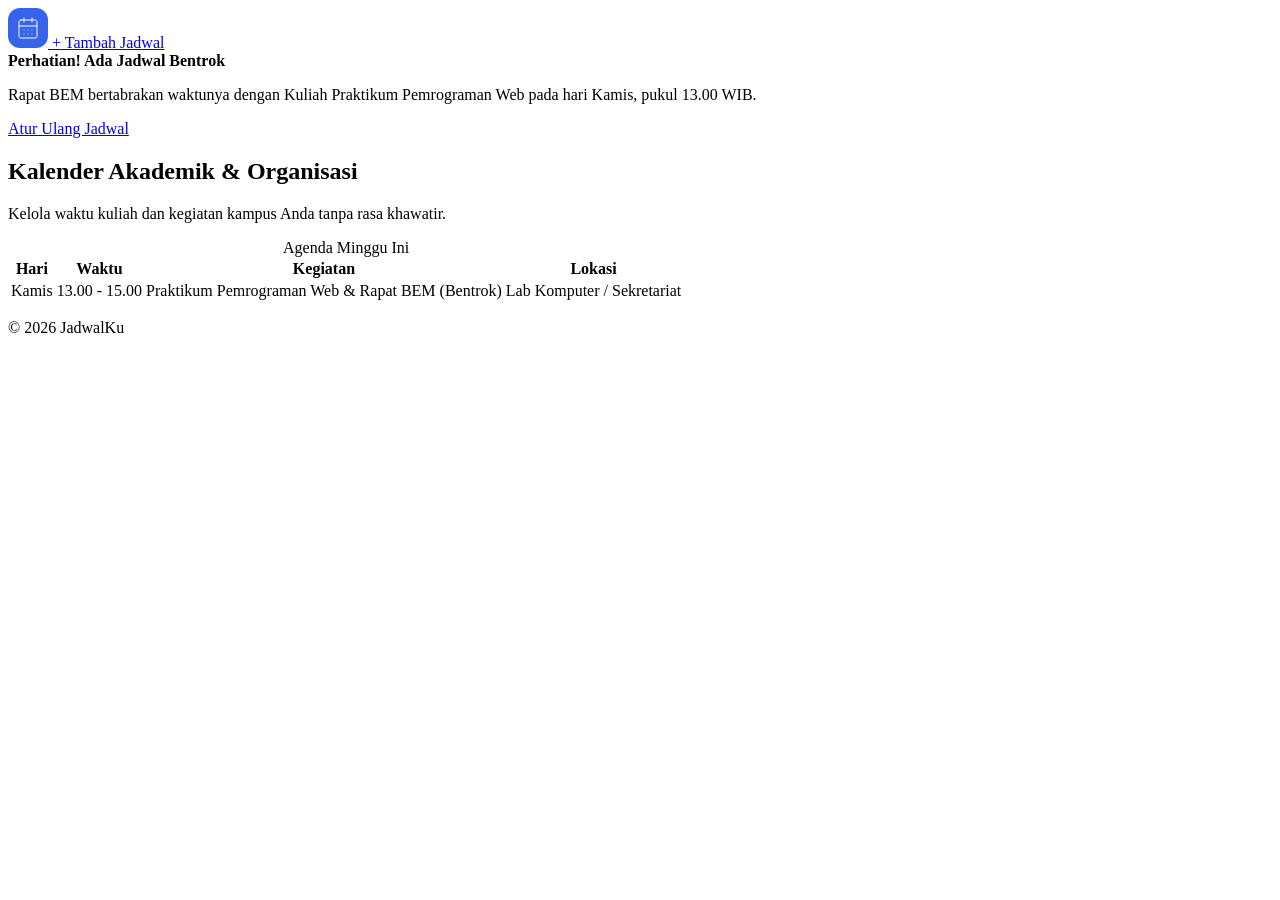
<file: dashboard-conflict.html>
<!DOCTYPE html>
<html lang="id">
<head>
    <meta charset="UTF-8">
    <title>Dashboard - Peringatan Konflik - JadwalKu</title>
</head>
<body>
    <header>
        <nav>
            <a href="dashboard.html">
                <img src="./assets/images/Brand-mark.svg" alt="Logo JadwalKu">
            </a>
            <a href="form-stepper.html">+ Tambah Jadwal</a>
        </nav>
    </header>

    <main>
        <aside role="region" aria-label="Peringatan Bentrok">
            <div>
                <strong>Perhatian! Ada Jadwal Bentrok</strong>
                <p>Rapat BEM bertabrakan waktunya dengan Kuliah Praktikum Pemrograman Web pada hari Kamis, pukul 13.00 WIB.</p>
                <a href="form-stepper.html">Atur Ulang Jadwal</a>
            </div>
        </aside>

        <section>
            <h1>Kalender Akademik & Organisasi</h1>
            <p>Kelola waktu kuliah dan kegiatan kampus Anda tanpa rasa khawatir.</p>
            
            <table>
                <caption>Agenda Minggu Ini</caption>
                <thead>
                    <tr>
                        <th scope="col">Hari</th>
                        <th scope="col">Waktu</th>
                        <th scope="col">Kegiatan</th>
                        <th scope="col">Lokasi</th>
                    </tr>
                </thead>
                <tbody>
                    <tr>
                        <td>Kamis</td>
                        <td>13.00 - 15.00</td>
                        <td>Praktikum Pemrograman Web & Rapat BEM (Bentrok)</td>
                        <td>Lab Komputer / Sekretariat</td>
                    </tr>
                </tbody>
            </table>
        </section>
    </main>

    <footer>
        <p>&copy; 2026 JadwalKu</p>
    </footer>
</body>
</html>
</file>
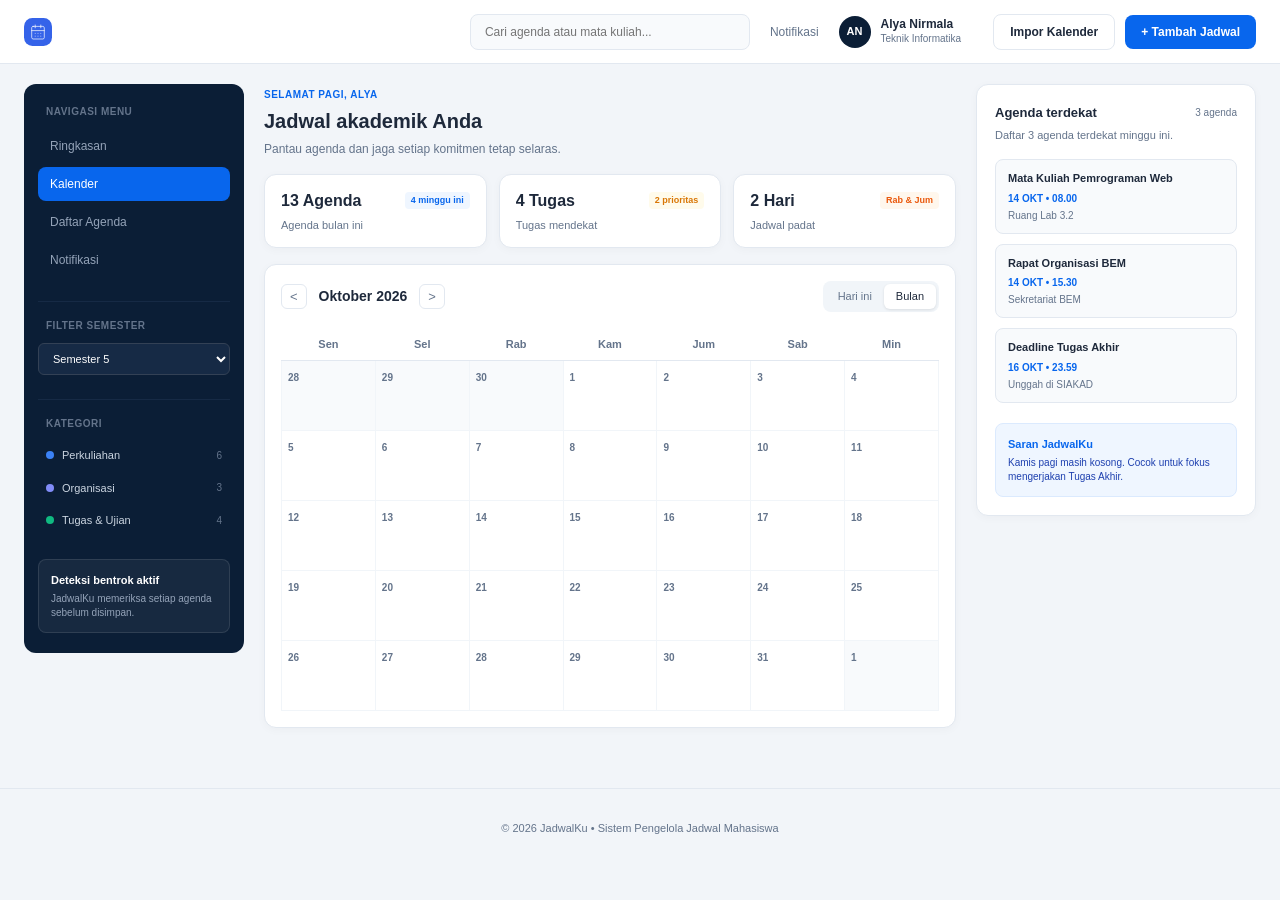
<file: dashboard.html>
<!DOCTYPE html>
<html lang="id">
<head>
    <meta charset="UTF-8">
    <meta name="viewport" content="width=device-width, initial-scale=1.0"> 
    <title>Dashboard Utama - JadwalKu</title>
    <link rel="stylesheet" href="assets/css/style.css">
</head>
<body>
    <header>
        <nav>
            <a href="dashboard.html" class="brand">
                <img src="./assets/images/Brand-mark.svg" alt="Logo JadwalKu">
            </a>
            <div class="header-center">
                <form action="#" method="get" class="search-form">
                    <label for="search-agenda" hidden>Cari agenda</label>
                    <input type="search" id="search-agenda" name="q" placeholder="Cari agenda atau mata kuliah...">
                </form>
                <a href="#notifikasi" class="nav-link">Notifikasi</a>
                <div class="user-profile">
                    <div class="avatar">AN</div>
                    <div class="user-info">
                        <span>Alya Nirmala</span>
                        <small>Teknik Informatika</small>
                    </div>
                </div>
            </div>
            <div class="header-actions">
                <a href="#impor" class="btn-secondary">Impor Kalender</a>
                <a href="form-stepper.html" class="btn-primary">+ Tambah Jadwal</a>
            </div>
        </nav>
    </header>

    <main>
        <!-- SIDEBAR -->
        <nav aria-label="Menu Navigasi Samping" class="sidebar">
            <h2>NAVIGASI MENU</h2>
            <ul>
                <li><a href="dashboard.html">Ringkasan</a></li>
                <li><a href="dashboard.html" aria-current="page">Kalender</a></li>
                <li><a href="#daftar-agenda">Daftar Agenda</a></li>
                <li><a href="#notifikasi">Notifikasi</a></li>
            </ul>

            <section class="sidebar-section">
                <h2>FILTER SEMESTER</h2>
                <label for="semester" hidden>Pilih Semester</label>
                <select id="semester" name="semester">
                    <option value="5" selected>Semester 5</option>
                    <option value="6">Semester 6</option>
                </select>
            </section>

            <section class="sidebar-section">
                <h2>KATEGORI</h2>
                <ul class="category-list">
                    <li><span class="dot dot-blue"></span> Perkuliahan <span class="badge">6</span></li>
                    <li><span class="dot dot-navy"></span> Organisasi <span class="badge">3</span></li>
                    <li><span class="dot dot-green"></span> Tugas & Ujian <span class="badge">4</span></li>
                </ul>
            </section>

            <div class="sidebar-card">
                <h3>Deteksi bentrok aktif</h3>
                <p>JadwalKu memeriksa setiap agenda sebelum disimpan.</p>
            </div>
        </nav>

        <!-- KONTEN UTAMA -->
        <section class="content-area">
            <div class="page-header">
                <span class="greeting">SELAMAT PAGI, ALYA</span>
                <h1>Jadwal akademik Anda</h1>
                <p>Pantau agenda dan jaga setiap komitmen tetap selaras.</p>
            </div>

            <!-- STATISTIK -->
            <div class="stats-grid">
                <article class="stat-card">
                    <div class="stat-header">
                        <h3>13 Agenda</h3>
                        <span class="tag">4 minggu ini</span>
                    </div>
                    <p>Agenda bulan ini</p>
                </article>

                <article class="stat-card">
                    <div class="stat-header">
                        <h3>4 Tugas</h3>
                        <span class="tag tag-warning">2 prioritas</span>
                    </div>
                    <p>Tugas mendekat</p>
                </article>

                <article class="stat-card">
                    <div class="stat-header">
                        <h3>2 Hari</h3>
                        <span class="tag tag-orange">Rab & Jum</span>
                    </div>
                    <p>Jadwal padat</p>
                </article>
            </div>

            <!-- KALENDER -->
            <section class="calendar-card">
                <div class="calendar-header">
                    <div class="calendar-nav">
                        <button class="nav-arrow">&lt;</button>
                        <h2>Oktober 2026</h2>
                        <button class="nav-arrow">&gt;</button>
                    </div>
                    <div class="calendar-views">
                        <a href="#hari-ini" class="btn-tab">Hari ini</a>
                        <a href="#bulan" class="btn-tab active">Bulan</a>
                    </div>
                </div>

                <table>
                    <caption>Tabel Kalender Bulanan Oktober 2026</caption>
                    <thead>
                        <tr>
                            <th scope="col">Sen</th>
                            <th scope="col">Sel</th>
                            <th scope="col">Rab</th>
                            <th scope="col">Kam</th>
                            <th scope="col">Jum</th>
                            <th scope="col">Sab</th>
                            <th scope="col">Min</th>
                        </tr>
                    </thead>
                    <tbody id="calendar-body"></tbody>
                </table>
            </section>
        </section>

        <!-- PANEL AGENDA TERDEKAT -->
        <aside class="agenda-panel">
            <div class="panel-header">
                <h2>Agenda terdekat</h2>
                <span class="agenda-count">3 agenda</span>
            </div>
            <p>Daftar 3 agenda terdekat minggu ini.</p>

            <article class="agenda-item">
                <h3>Mata Kuliah Pemrograman Web</h3>
                <p class="agenda-meta"><time datetime="2026-10-14T08:00">14 OKT • 08.00</time></p>
                <p class="agenda-location">Ruang Lab 3.2</p>
            </article>

            <article class="agenda-item">
                <h3>Rapat Organisasi BEM</h3>
                <p class="agenda-meta"><time datetime="2026-10-14T15:30">14 OKT • 15.30</time></p>
                <p class="agenda-location">Sekretariat BEM</p>
            </article>

            <article class="agenda-item">
                <h3>Deadline Tugas Akhir</h3>
                <p class="agenda-meta"><time datetime="2026-10-16T23:59">16 OKT • 23.59</time></p>
                <p class="agenda-location">Unggah di SIAKAD</p>
            </article>

            <div class="recommendation-card">
                <h4>Saran JadwalKu</h4>
                <p>Kamis pagi masih kosong. Cocok untuk fokus mengerjakan Tugas Akhir.</p>
            </div>
        </aside>
    </main>

    <footer>
        <p>&copy; 2026 JadwalKu • Sistem Pengelola Jadwal Mahasiswa</p>
    </footer>

    <script>
        const tahun = 2026;
        const bulan = 9; // Oktober (Januari = 0)
        const kalender = document.getElementById("calendar-body");
        
        const awal = new Date(tahun, bulan, 1);
        const jumlahHari = new Date(tahun, bulan + 1, 0).getDate();
        const offset = (awal.getDay() + 6) % 7;
        
        let tanggal = 1 - offset;
        
        for (let minggu = 0; minggu < 5; minggu++) {
            const baris = document.createElement("tr");
        
            for (let hari = 0; hari < 7; hari++, tanggal++) {
                const sel = document.createElement("td");
                const tgl = new Date(tahun, bulan, tanggal);
        
                sel.innerHTML = `<time datetime="${tgl.getFullYear()}-${String(tgl.getMonth()+1).padStart(2,"0")}-${String(tgl.getDate()).padStart(2,"0")}">${tgl.getDate()}</time>`;
        
                if (tgl.getMonth() !== bulan) {
                    sel.style.color = "#a0aec0";
                    sel.style.background = "#f8fafc";
                }
        
                baris.appendChild(sel);
            }
        
            kalender.appendChild(baris);
        }
    </script>
</body>
</html>
</file>
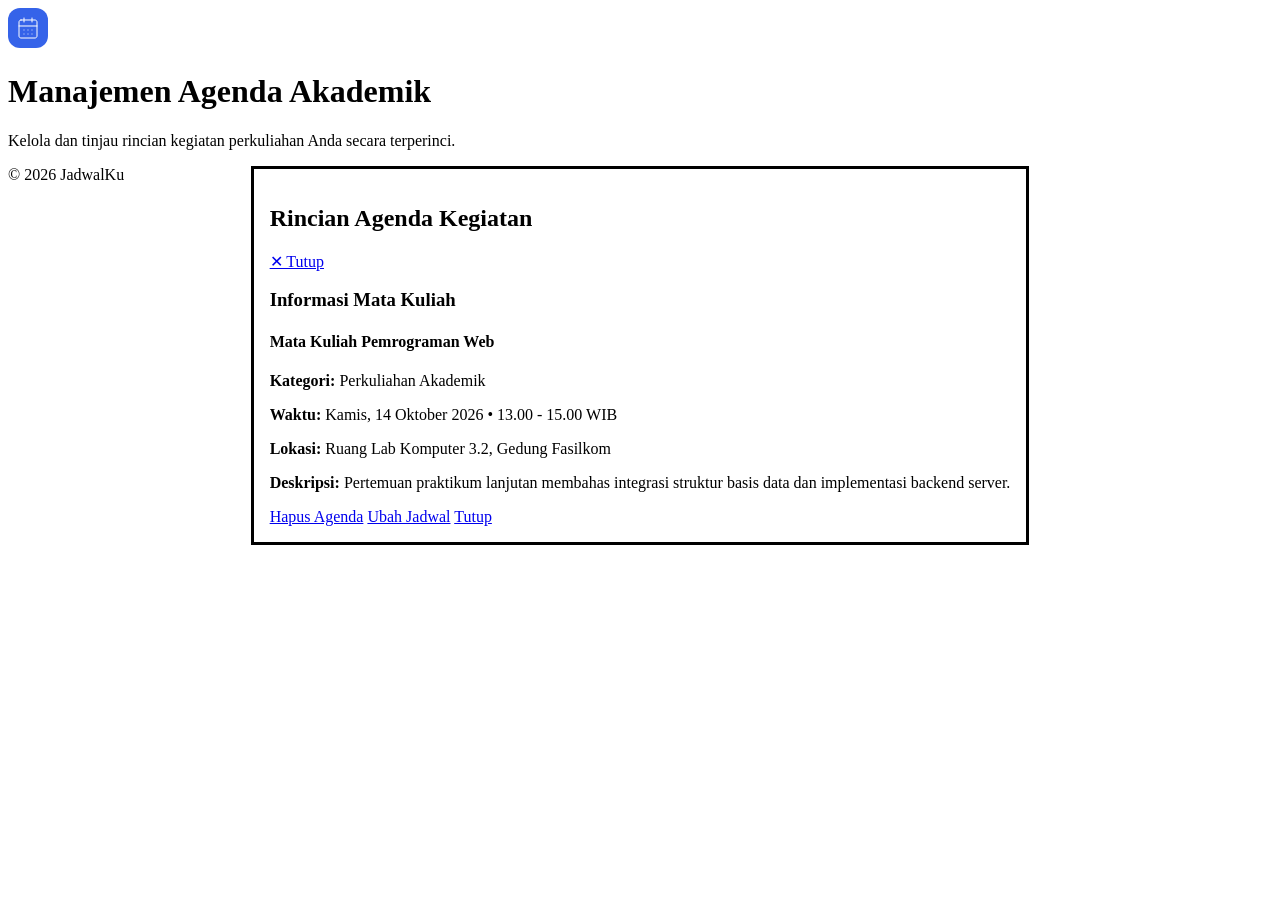
<file: detail-agenda.html>
<!DOCTYPE html>
<html lang="id">
<head>
    <meta charset="UTF-8">
    <title>Detail Agenda - JadwalKu</title>
</head>
<body>
    <header>
        <nav>
            <a href="dashboard.html">
                <img src="./assets/images/Brand-mark.svg" alt="Logo JadwalKu">
            </a>
        </nav>
    </header>

    <main>
        <h1>Manajemen Agenda Akademik</h1>
        <p>Kelola dan tinjau rincian kegiatan perkuliahan Anda secara terperinci.</p>

        <dialog open aria-labelledby="modal-title">
            <div>
                <header>
                    <h2 id="modal-title">Rincian Agenda Kegiatan</h2>
                    <a href="dashboard.html" aria-label="Tutup Modal">✕ Tutup</a>
                </header>

                <section>
                    <h3>Informasi Mata Kuliah</h3>
                    <article>
                        <h4>Mata Kuliah Pemrograman Web</h4>
                        <p><strong>Kategori:</strong> Perkuliahan Akademik</p>
                        <p><strong>Waktu:</strong> Kamis, 14 Oktober 2026 • 13.00 - 15.00 WIB</p>
                        <p><strong>Lokasi:</strong> Ruang Lab Komputer 3.2, Gedung Fasilkom</p>
                        <p><strong>Deskripsi:</strong> Pertemuan praktikum lanjutan membahas integrasi struktur basis data dan implementasi backend server.</p>
                    </article>
                </section>

                <footer>
                    <a href="dashboard.html">Hapus Agenda</a>
                    <a href="form-stepper.html">Ubah Jadwal</a>
                    <a href="dashboard.html">Tutup</a>
                </footer>
            </div>
        </dialog>
    </main>

    <footer>
        <p>&copy; 2026 JadwalKu</p>
    </footer>
</body>
</html>
</file>
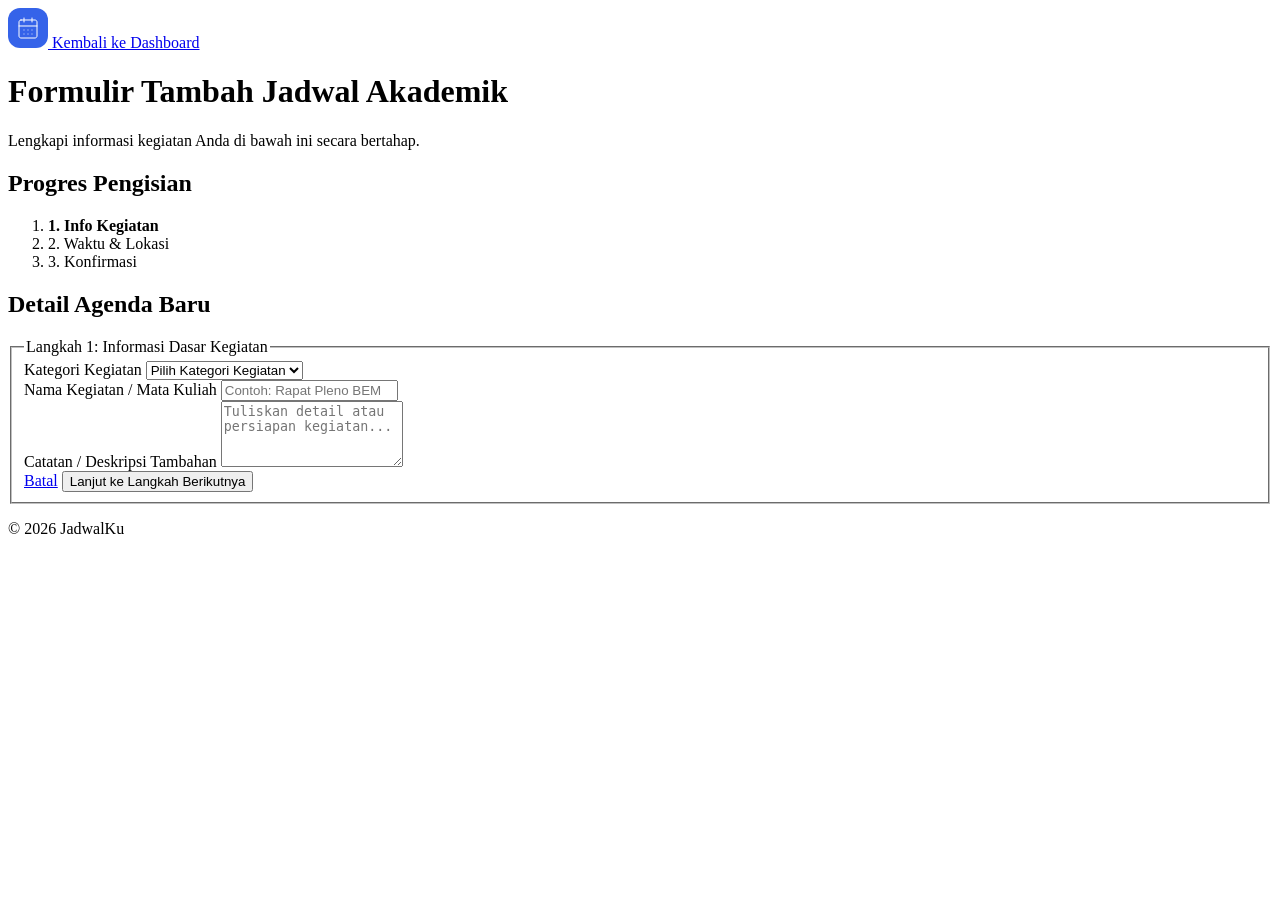
<file: form-stepper.html>
<!DOCTYPE html>
<html lang="id">
<head>
    <meta charset="UTF-8">
    <title>Tambah Jadwal Baru - JadwalKu</title>
</head>
<body>
    <header>
        <nav>
            <a href="dashboard.html">
                <img src="./assets/images/Brand-mark.svg" alt="Logo JadwalKu">
            </a>
            <a href="dashboard.html">Kembali ke Dashboard</a>
        </nav>
    </header>

    <main>
        <h1>Formulir Tambah Jadwal Akademik</h1>
        <p>Lengkapi informasi kegiatan Anda di bawah ini secara bertahap.</p>

        <section>
            <h2>Progres Pengisian</h2>
            <nav aria-label="Progres Pengisian Form">
                <ol>
                    <li><strong>1. Info Kegiatan</strong></li>
                    <li>2. Waktu & Lokasi</li>
                    <li>3. Konfirmasi</li>
                </ol>
            </nav>
        </section>

        <section>
            <h2>Detail Agenda Baru</h2>
            <form action="success.html" method="post">
                <fieldset>
                    <legend>Langkah 1: Informasi Dasar Kegiatan</legend>
                    
                    <div>
                        <label for="kategori">Kategori Kegiatan</label>
                        <select id="kategori" name="kategori" required>
                            <option value="" disabled selected>Pilih Kategori Kegiatan</option>
                            <option value="kuliah">Perkuliahan</option>
                            <option value="tugas">Tugas & Ujian</option>
                            <option value="organisasi">Organisasi Kampus</option>
                        </select>
                    </div>

                    <div>
                        <label for="nama-kegiatan">Nama Kegiatan / Mata Kuliah</label>
                        <input type="text" id="nama-kegiatan" name="nama_kegiatan" placeholder="Contoh: Rapat Pleno BEM" required>
                    </div>

                    <div>
                        <label for="deskripsi">Catatan / Deskripsi Tambahan</label>
                        <textarea id="deskripsi" name="deskripsi" rows="4" placeholder="Tuliskan detail atau persiapan kegiatan..."></textarea>
                    </div>

                    <div>
                        <a href="dashboard.html">Batal</a>
                        <button type="submit">Lanjut ke Langkah Berikutnya</button>
                    </div>
                </fieldset>
            </form>
        </section>
    </main>

    <footer>
        <p>&copy; 2026 JadwalKu</p>
    </footer>
</body>
</html>
</file>
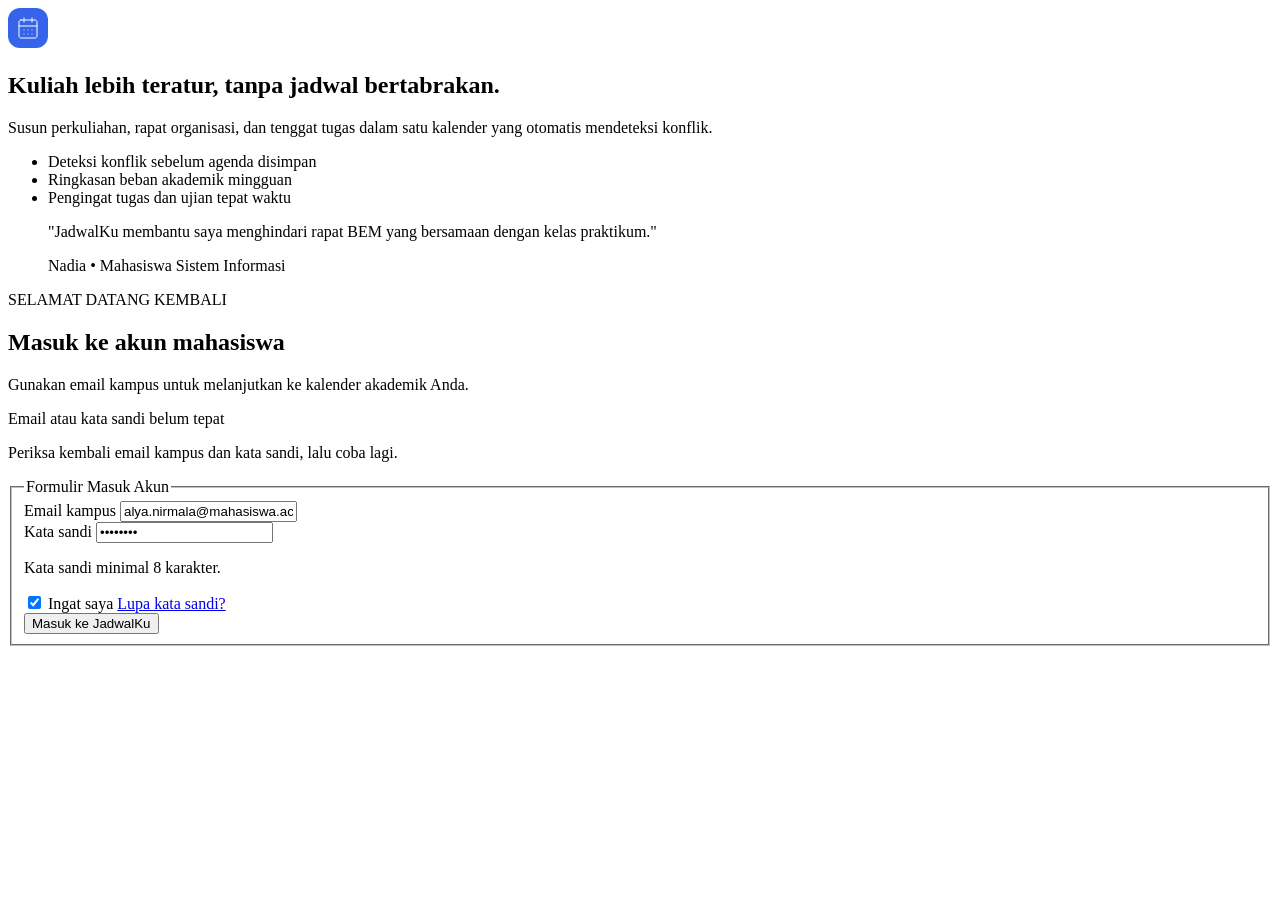
<file: login.html>
<!DOCTYPE html>
<html lang="id">
<head>
    <meta charset="UTF-8">
    <title>Masuk ke Akun Mahasiswa - JadwalKu</title>
</head>
<body>
    <header>
        <nav>
            <a href="index.html">
                <img src="./assets/images/Brand-mark.svg" alt="Logo JadwalKu">
            </a>
        </nav>
    </header>

    <main>
        <section>
            <div>
                <h2>Kuliah lebih teratur, tanpa jadwal bertabrakan.</h2>
                <p>Susun perkuliahan, rapat organisasi, dan tenggat tugas dalam satu kalender yang otomatis mendeteksi konflik.</p>
                <ul>
                    <li>Deteksi konflik sebelum agenda disimpan</li>
                    <li>Ringkasan beban akademik mingguan</li>
                    <li>Pengingat tugas dan ujian tepat waktu</li>
                </ul>
                <blockquote>
                    <p>"JadwalKu membantu saya menghindari rapat BEM yang bersamaan dengan kelas praktikum."</p>
                    <footer>Nadia • Mahasiswa Sistem Informasi</footer>
                </blockquote>
            </div>

            <div>
                <div>
                    <p>SELAMAT DATANG KEMBALI</p>
                    <h1>Masuk ke akun mahasiswa</h1>
                    <p>Gunakan email kampus untuk melanjutkan ke kalender akademik Anda.</p>
                </div>

                <div role="alert">
                    <p>Email atau kata sandi belum tepat</p>
                    <p>Periksa kembali email kampus dan kata sandi, lalu coba lagi.</p>
                </div>

                <form action="dashboard.html" method="get">
                    <fieldset>
                        <legend>Formulir Masuk Akun</legend>
                        
                        <div>
                            <label for="email">Email kampus</label>
                            <input type="email" id="email" name="email" value="alya.nirmala@mahasiswa.ac.id" required>
                        </div>

                        <div>
                            <label for="password">Kata sandi</label>
                            <input type="password" id="password" name="password" value="********" required>
                            <p>Kata sandi minimal 8 karakter.</p>
                        </div>

                        <div>
                            <label>
                                <input type="checkbox" name="remember" checked> Ingat saya
                            </label>
                            <a href="#lupa-sandi">Lupa kata sandi?</a>
                        </div>

                        <button type="submit">Masuk ke JadwalKu</button>
                    </fieldset>
                </form>
            </div>
        </section>
    </main>
</body>
</html>
</file>
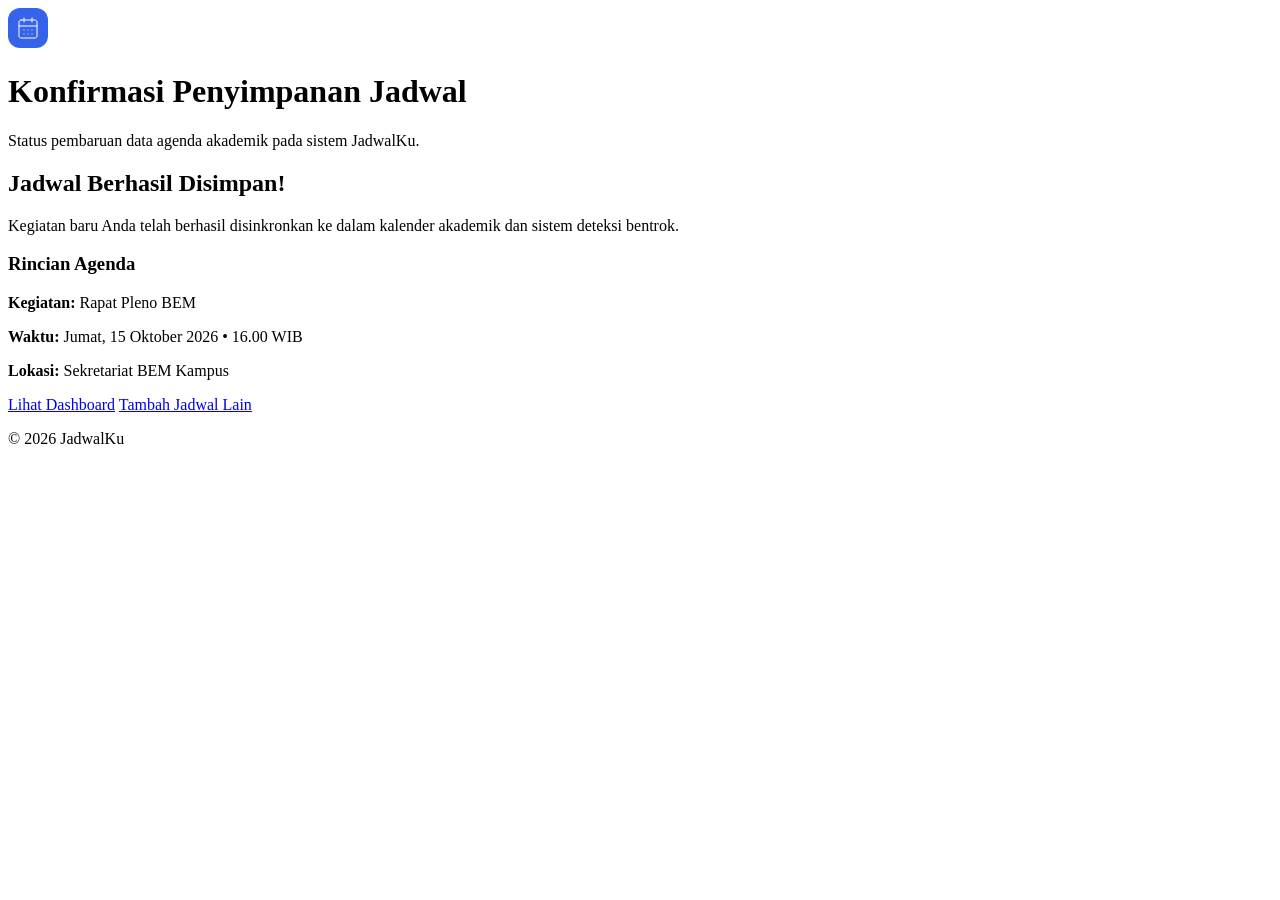
<file: success.html>
<!DOCTYPE html>
<html lang="id">
<head>
    <meta charset="UTF-8">
    <title>Jadwal Berhasil Disimpan - JadwalKu</title>
</head>
<body>
    <header>
        <nav>
            <a href="dashboard.html">
                <img src="./assets/images/Brand-mark.svg" alt="Logo JadwalKu">
            </a>
        </nav>
    </header>

    <main>
        <h1>Konfirmasi Penyimpanan Jadwal</h1>
        <p>Status pembaruan data agenda akademik pada sistem JadwalKu.</p>

        <section>
            <div>
                <h2>Jadwal Berhasil Disimpan!</h2>
                <p>Kegiatan baru Anda telah berhasil disinkronkan ke dalam kalender akademik dan sistem deteksi bentrok.</p>

                <article>
                    <h3>Rincian Agenda</h3>
                    <p><strong>Kegiatan:</strong> Rapat Pleno BEM</p>
                    <p><strong>Waktu:</strong> Jumat, 15 Oktober 2026 • 16.00 WIB</p>
                    <p><strong>Lokasi:</strong> Sekretariat BEM Kampus</p>
                </article>

                <div>
                    <a href="dashboard.html">Lihat Dashboard</a>
                    <a href="form-stepper.html">Tambah Jadwal Lain</a>
                </div>
            </div>
        </section>
    </main>

    <footer>
        <p>&copy; 2026 JadwalKu</p>
    </footer>
</body>
</html>
</file>
<file: assets/css/style.css>
/* ==========================================
   JADWALKU — DASHBOARD UTAMA (REVISED FIGMA)
========================================== */

:root {
    --primary: #0866ed;
    --primary-hover: #0754c7;
    --navy: #0b1e36;
    --navy-light: #162a45;
    --background: #f2f5f9;
    --surface: #ffffff;
    --text: #1e293b;
    --muted: #64748b;
    --border: #e2e8f0;
    --radius: 12px;
    --shadow: 0 2px 10px rgba(0, 0, 0, 0.03);
}

* {
    box-sizing: border-box;
}

body {
    margin: 0;
    font-family: Inter, -apple-system, BlinkMacSystemFont, "Segoe UI", Roboto, sans-serif;
    color: var(--text);
    background: var(--background);
    font-size: 13px;
    line-height: 1.5;
}

a {
    color: var(--primary);
    text-decoration: none;
}

button, input, select {
    font: inherit;
}

/* --- HEADER --- */
header {
    height: 64px;
    background: var(--surface);
    border-bottom: 1px solid var(--border);
    position: sticky;
    top: 0;
    z-index: 100;
}

header > nav {
    width: 100%;
    max-width: 1600px;
    height: 100%;
    margin: 0 auto;
    padding: 0 24px;
    display: flex;
    align-items: center;
    justify-content: space-between;
    gap: 16px;
}

header nav img {
    display: block;
    height: 28px;
}

.header-center {
    display: flex;
    align-items: center;
    gap: 20px;
    flex: 1;
    justify-content: flex-end;
    margin-right: 16px;
}

header nav form {
    width: 280px;
}

input[type="search"] {
    width: 100%;
    height: 36px;
    padding: 8px 14px;
    color: var(--text);
    background: #f8fafc;
    border: 1px solid var(--border);
    border-radius: 8px;
    outline: none;
    font-size: 12px;
}

input[type="search"]:focus {
    border-color: var(--primary);
    background: #fff;
}

.nav-link {
    color: var(--muted);
    font-size: 12px;
    font-weight: 500;
}

.user-profile {
    display: flex;
    align-items: center;
    gap: 10px;
}

.avatar {
    width: 32px;
    height: 32px;
    border-radius: 50%;
    background: #0b1e36;
    color: #fff;
    font-size: 11px;
    font-weight: 700;
    display: flex;
    align-items: center;
    justify-content: center;
}

.user-info span {
    display: block;
    font-size: 12px;
    font-weight: 600;
    color: var(--text);
    line-height: 1.2;
}

.user-info small {
    display: block;
    color: var(--muted);
    font-size: 10px;
}

.header-actions {
    display: flex;
    align-items: center;
    gap: 10px;
}

.btn-primary {
    padding: 8px 16px;
    color: white;
    background: var(--primary);
    border-radius: 8px;
    font-weight: 600;
    font-size: 12px;
    white-space: nowrap;
    transition: background 0.2s;
}

.btn-primary:hover {
    background: var(--primary-hover);
}

.btn-secondary {
    padding: 8px 16px;
    color: var(--text);
    background: #fff;
    border: 1px solid var(--border);
    border-radius: 8px;
    font-weight: 600;
    font-size: 12px;
    white-space: nowrap;
}

/* --- MAIN LAYOUT --- */
main {
    width: 100%;
    max-width: 1600px;
    margin: 0 auto;
    padding: 20px 24px;
    display: grid;
    grid-template-columns: 220px 1fr 280px;
    gap: 20px;
    align-items: start;
}

/* --- SIDEBAR --- */
.sidebar {
    background: var(--navy);
    border-radius: var(--radius);
    padding: 20px 14px;
    color: #cbd5e1;
}

.sidebar h2 {
    color: #64748b;
    font-size: 10px;
    font-weight: 700;
    letter-spacing: 0.5px;
    margin: 0 0 10px 8px;
}

.sidebar ul {
    list-style: none;
    padding: 0;
    margin: 0;
}

.sidebar li {
    margin-bottom: 4px;
}

.sidebar li a {
    display: block;
    padding: 8px 12px;
    color: #94a3b8;
    font-size: 12px;
    font-weight: 500;
    border-radius: 8px;
}

.sidebar li a[aria-current="page"] {
    color: #fff;
    background: var(--primary);
}

.sidebar-section {
    margin-top: 24px;
    padding-top: 16px;
    border-top: 1px solid var(--navy-light);
}

.sidebar select {
    width: 100%;
    padding: 8px 10px;
    color: #fff;
    background: var(--navy-light);
    border: 1px solid #334155;
    border-radius: 6px;
    font-size: 11px;
    outline: none;
}

.category-list li {
    display: flex;
    align-items: center;
    padding: 6px 8px;
    font-size: 11px;
    color: #cbd5e1;
}

.dot {
    width: 8px;
    height: 8px;
    border-radius: 50%;
    margin-right: 8px;
}
.dot-blue { background: #3b82f6; }
.dot-navy { background: #818cf8; }
.dot-green { background: #10b981; }

.badge {
    margin-left: auto;
    font-size: 10px;
    color: #64748b;
}

.sidebar-card {
    margin-top: 24px;
    background: rgba(255, 255, 255, 0.05);
    border: 1px solid rgba(255, 255, 255, 0.1);
    border-radius: 8px;
    padding: 12px;
}

.sidebar-card h3 {
    margin: 0 0 4px;
    color: #fff;
    font-size: 11px;
    font-weight: 600;
}

.sidebar-card p {
    margin: 0;
    font-size: 10px;
    color: #94a3b8;
    line-height: 1.4;
}

/* --- CONTENT AREA --- */
.content-area {
    display: flex;
    flex-direction: column;
    gap: 16px;
}

.greeting {
    font-size: 10px;
    font-weight: 700;
    color: var(--primary);
    letter-spacing: 0.5px;
}

.page-header h1 {
    margin: 2px 0 4px;
    font-size: 20px;
    font-weight: 700;
    color: var(--text);
}

.page-header p {
    margin: 0;
    color: var(--muted);
    font-size: 12px;
}

/* STATS */
.stats-grid {
    display: grid;
    grid-template-columns: repeat(3, 1fr);
    gap: 12px;
}

.stat-card {
    background: var(--surface);
    border: 1px solid var(--border);
    border-radius: var(--radius);
    padding: 14px 16px;
    box-shadow: var(--shadow);
}

.stat-header {
    display: flex;
    justify-content: space-between;
    align-items: center;
    margin-bottom: 4px;
}

.stat-card h3 {
    margin: 0;
    font-size: 16px;
    font-weight: 700;
    color: var(--text);
}

.tag {
    font-size: 9px;
    font-weight: 600;
    color: var(--primary);
    background: #eff6ff;
    padding: 2px 6px;
    border-radius: 4px;
}

.tag-warning { color: #d97706; background: #fffbeb; }
.tag-orange { color: #ea580c; background: #fff7ed; }

.stat-card p {
    margin: 0;
    color: var(--muted);
    font-size: 11px;
}

/* CALENDAR CARD */
.calendar-card {
    background: var(--surface);
    border: 1px solid var(--border);
    border-radius: var(--radius);
    padding: 16px;
    box-shadow: var(--shadow);
}

.calendar-header {
    display: flex;
    justify-content: space-between;
    align-items: center;
    margin-bottom: 16px;
}

.calendar-nav {
    display: flex;
    align-items: center;
    gap: 12px;
}

.calendar-nav h2 {
    margin: 0;
    font-size: 14px;
    font-weight: 700;
}

.nav-arrow {
    background: none;
    border: 1px solid var(--border);
    border-radius: 6px;
    padding: 2px 8px;
    cursor: pointer;
    color: var(--muted);
}

.calendar-views {
    display: flex;
    background: #f1f5f9;
    padding: 3px;
    border-radius: 8px;
}

.btn-tab {
    padding: 4px 12px;
    font-size: 11px;
    color: var(--muted);
    border-radius: 6px;
    font-weight: 500;
}

.btn-tab.active {
    background: #fff;
    color: var(--text);
    box-shadow: 0 1px 3px rgba(0,0,0,0.1);
}

/* CALENDAR TABLE */
table {
    width: 100%;
    border-collapse: collapse;
    table-layout: fixed;
}

caption {
    display: none;
}

th {
    padding: 8px;
    font-size: 11px;
    font-weight: 600;
    color: var(--muted);
    text-align: center;
    border-bottom: 1px solid var(--border);
}

td {
    height: 70px;
    padding: 6px;
    vertical-align: top;
    border: 1px solid #f1f5f9;
}

td time {
    font-size: 10px;
    font-weight: 600;
    color: var(--muted);
}

/* --- AGENDA PANEL (RIGHT SIDEBAR) --- */
.agenda-panel {
    background: var(--surface);
    border: 1px solid var(--border);
    border-radius: var(--radius);
    padding: 18px;
    box-shadow: var(--shadow);
}

.panel-header {
    display: flex;
    justify-content: space-between;
    align-items: center;
}

.panel-header h2 {
    margin: 0;
    font-size: 13px;
    font-weight: 700;
}

.agenda-count {
    font-size: 10px;
    color: var(--muted);
}

.agenda-panel > p {
    margin: 4px 0 16px;
    color: var(--muted);
    font-size: 11px;
}

.agenda-item {
    background: #f8fafc;
    border: 1px solid var(--border);
    border-radius: 8px;
    padding: 10px 12px;
    margin-bottom: 10px;
}

.agenda-item h3 {
    margin: 0 0 4px;
    font-size: 11px;
    font-weight: 600;
}

.agenda-meta {
    margin: 0;
    font-size: 10px;
    color: var(--primary);
    font-weight: 600;
}

.agenda-location {
    margin: 2px 0 0;
    font-size: 10px;
    color: var(--muted);
}

.recommendation-card {
    margin-top: 20px;
    background: #eff6ff;
    border: 1px solid #dbeafe;
    border-radius: 8px;
    padding: 12px;
}

.recommendation-card h4 {
    margin: 0 0 4px;
    color: var(--primary);
    font-size: 11px;
    font-weight: 700;
}

.recommendation-card p {
    margin: 0;
    font-size: 10px;
    color: #1e40af;
    line-height: 1.4;
}

/* FOOTER */
footer {
    padding: 20px;
    text-align: center;
    color: var(--muted);
    font-size: 11px;
    margin-top: 40px;
    border-top: 1px solid var(--border);
}

/* --- RESPONSIVE --- */
@media (max-width: 1024px) {
    main {
        grid-template-columns: 180px 1fr;
    }
    .agenda-panel {
        grid-column: span 2;
    }
}

@media (max-width: 768px) {
    main {
        grid-template-columns: 1fr;
    }
    .agenda-panel {
        grid-column: span 1;
    }
}
</file>
